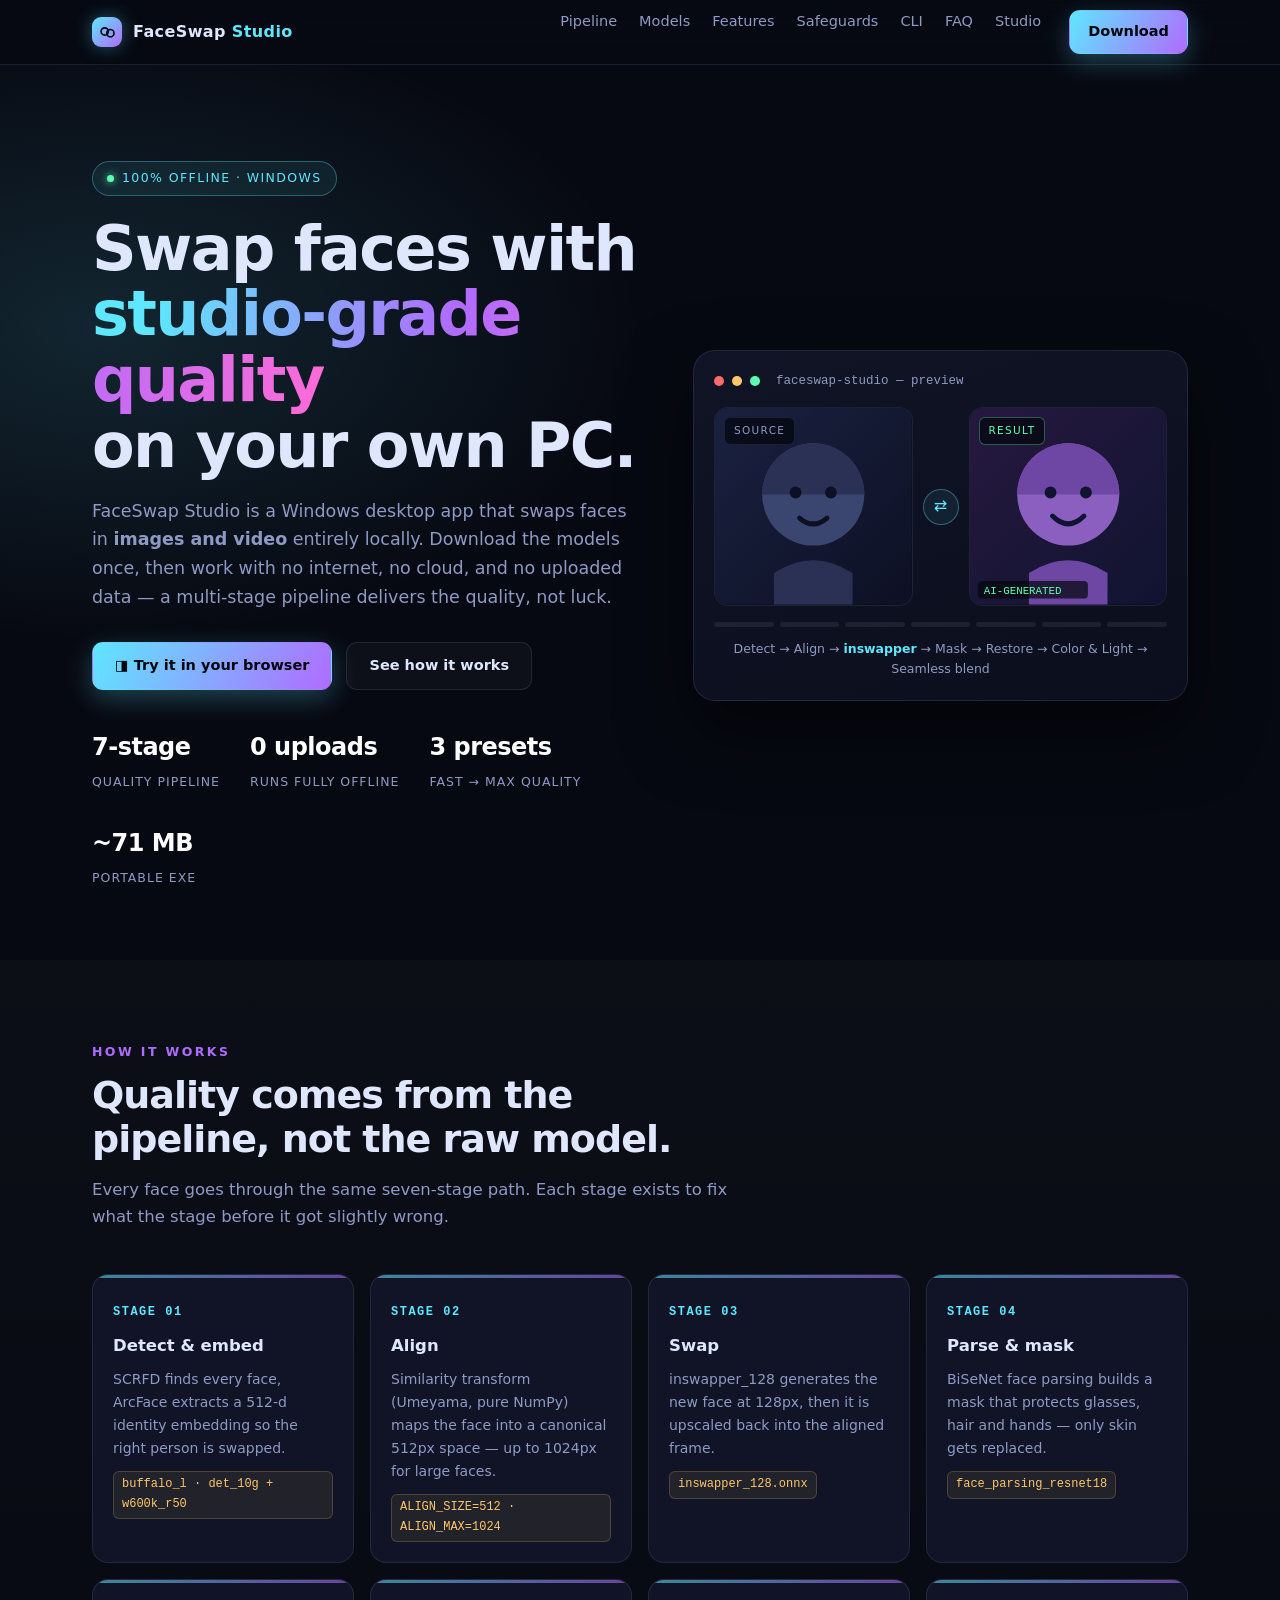
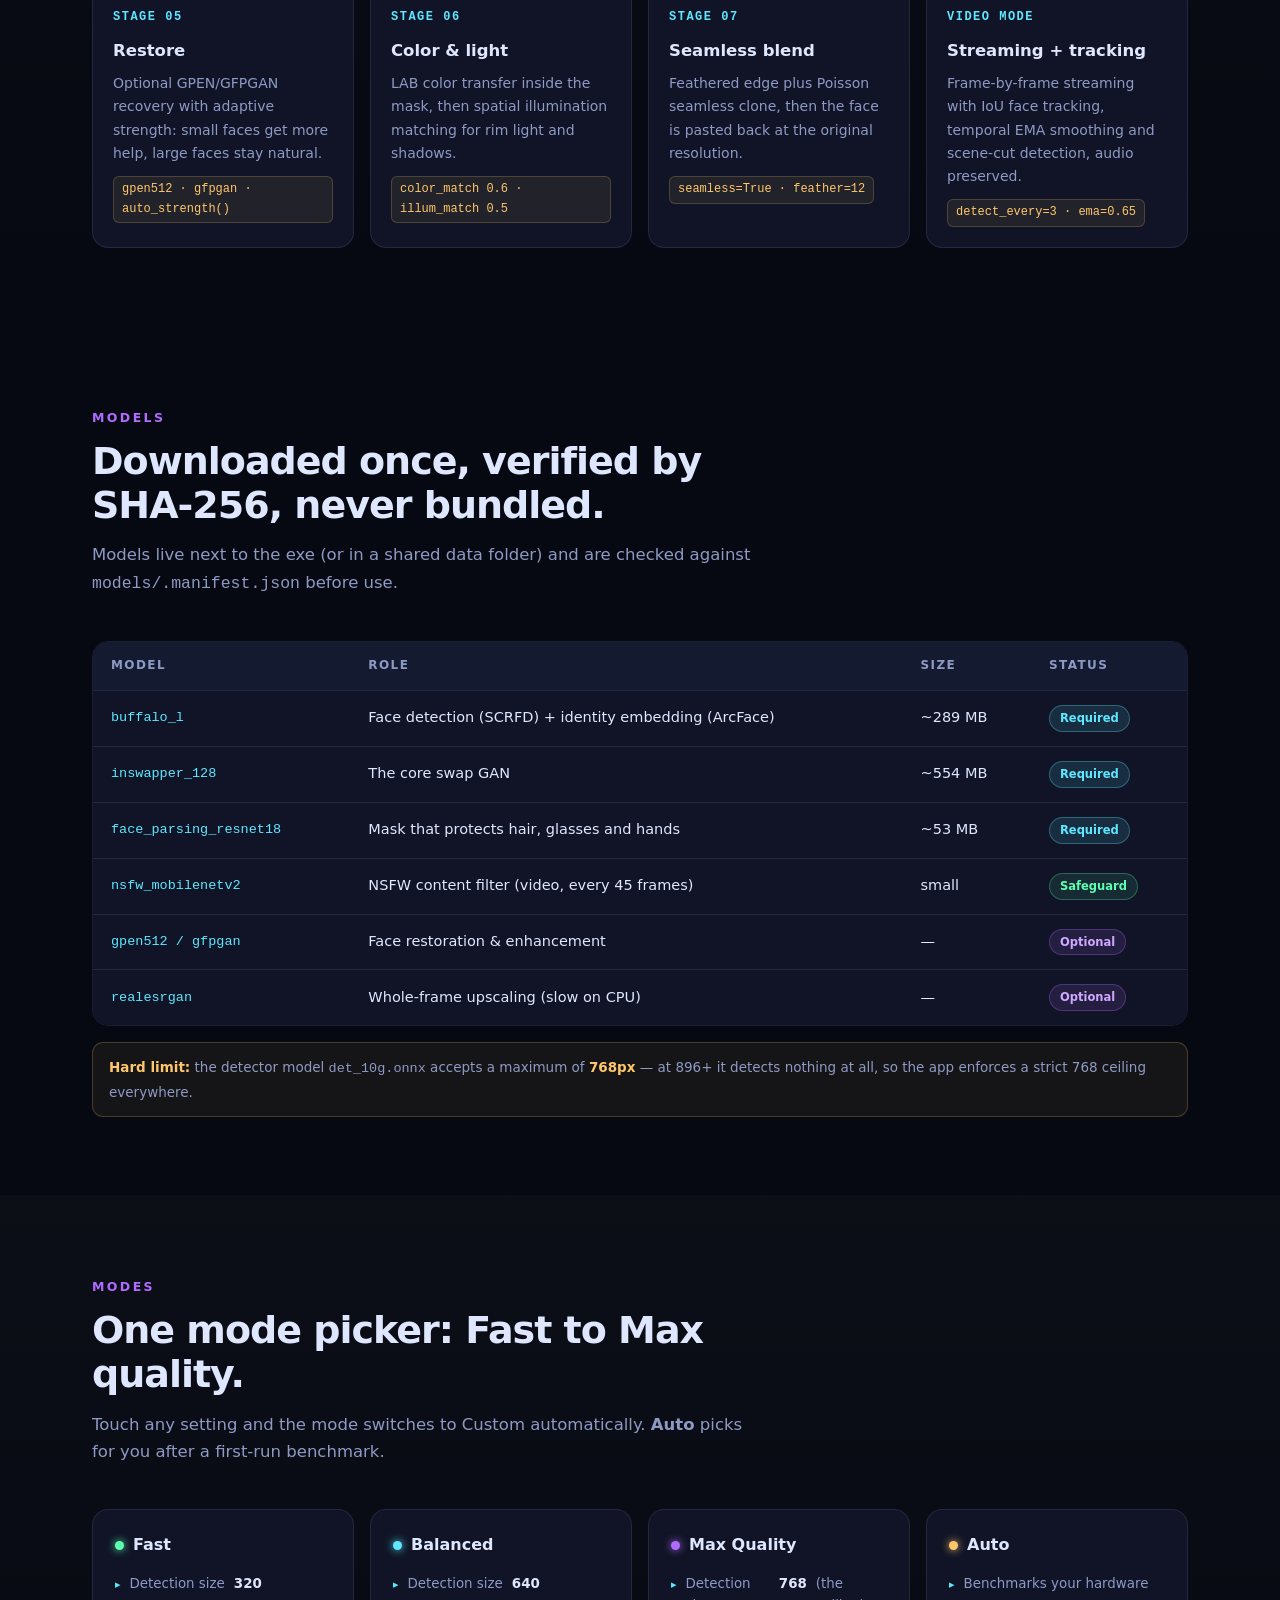
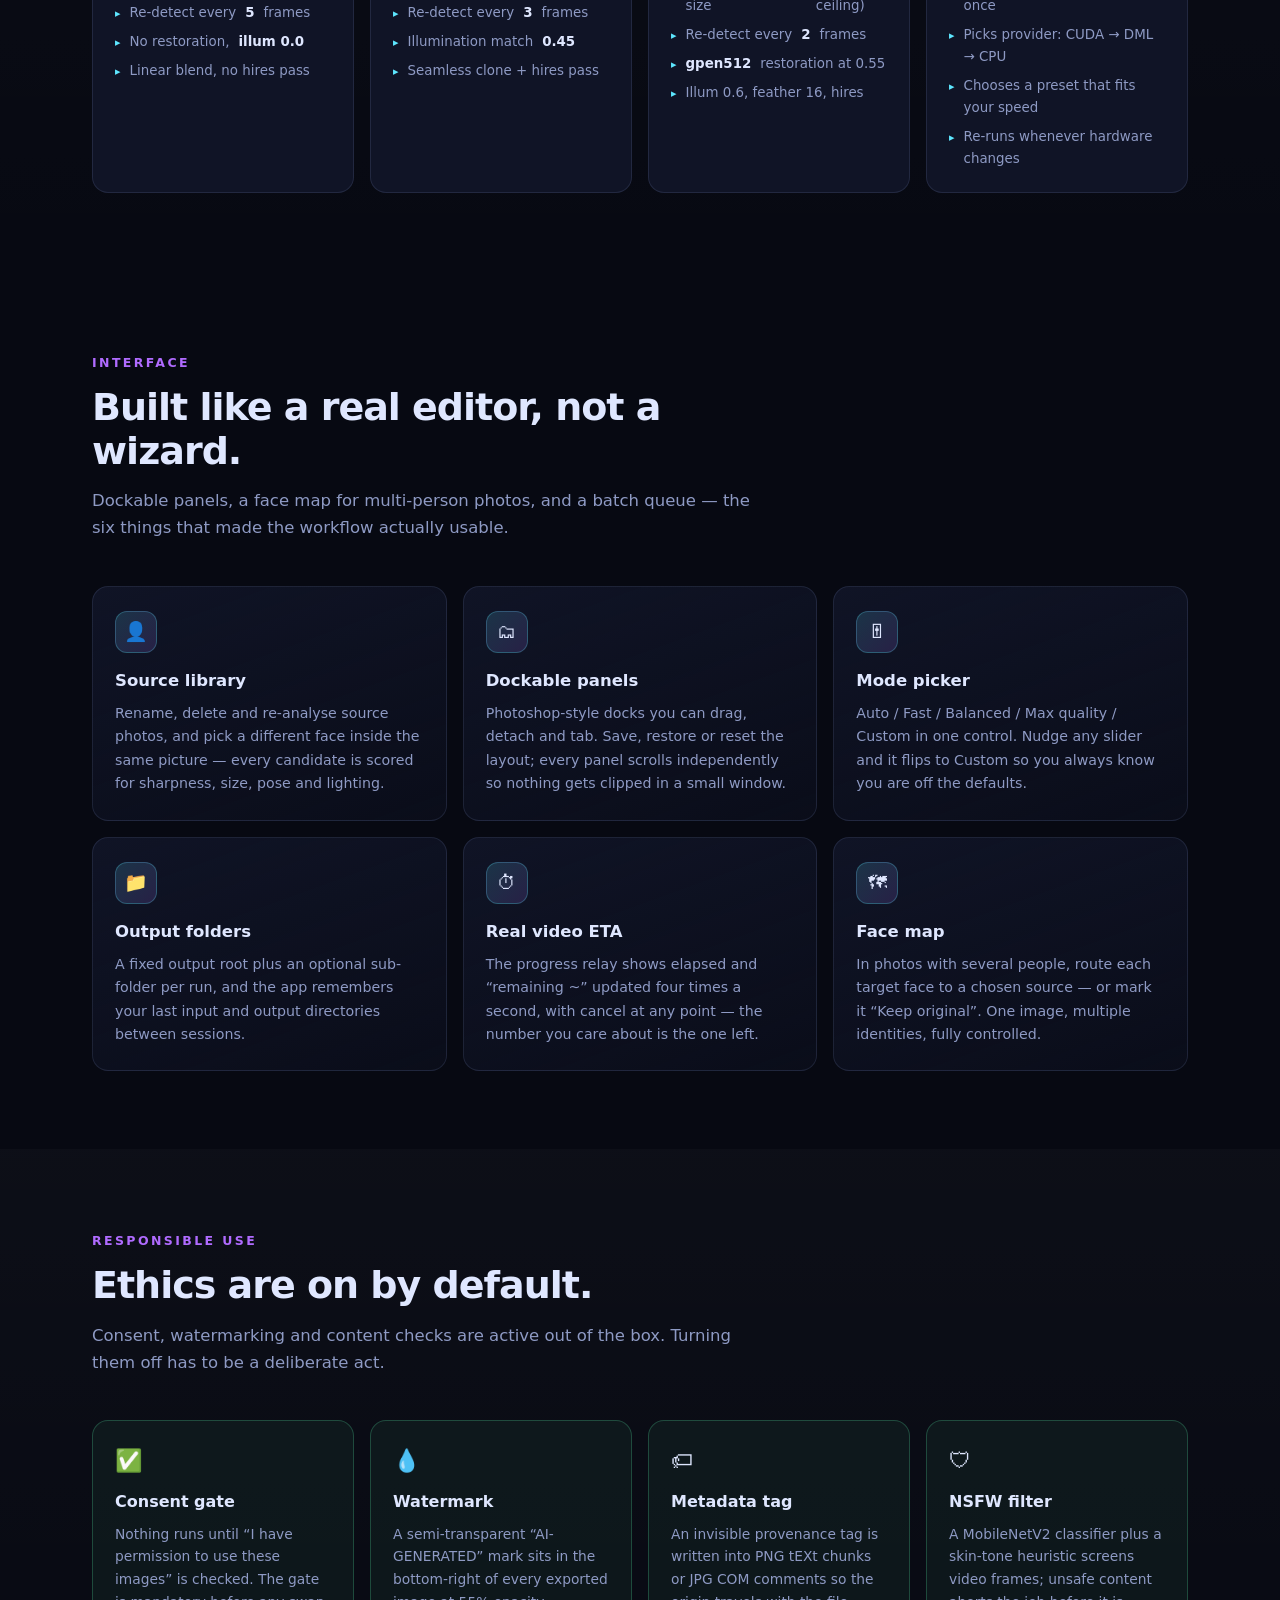
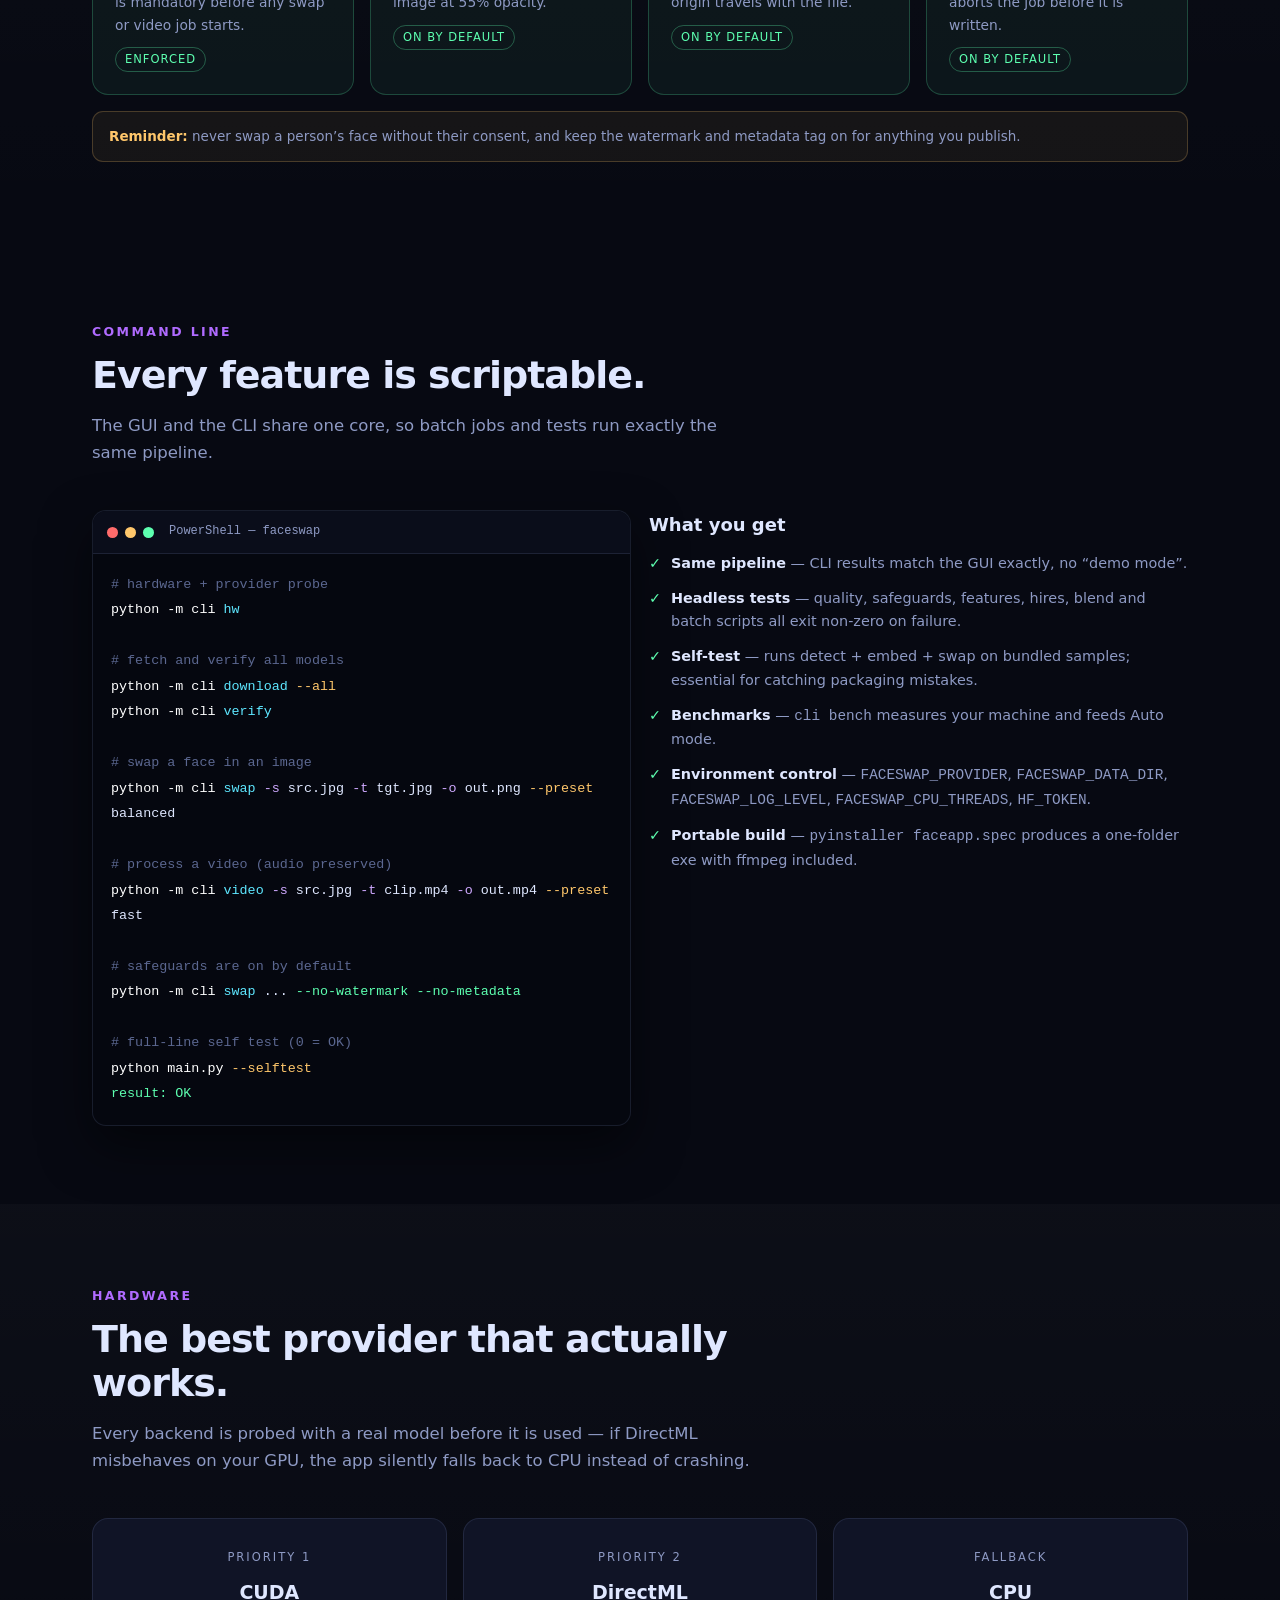
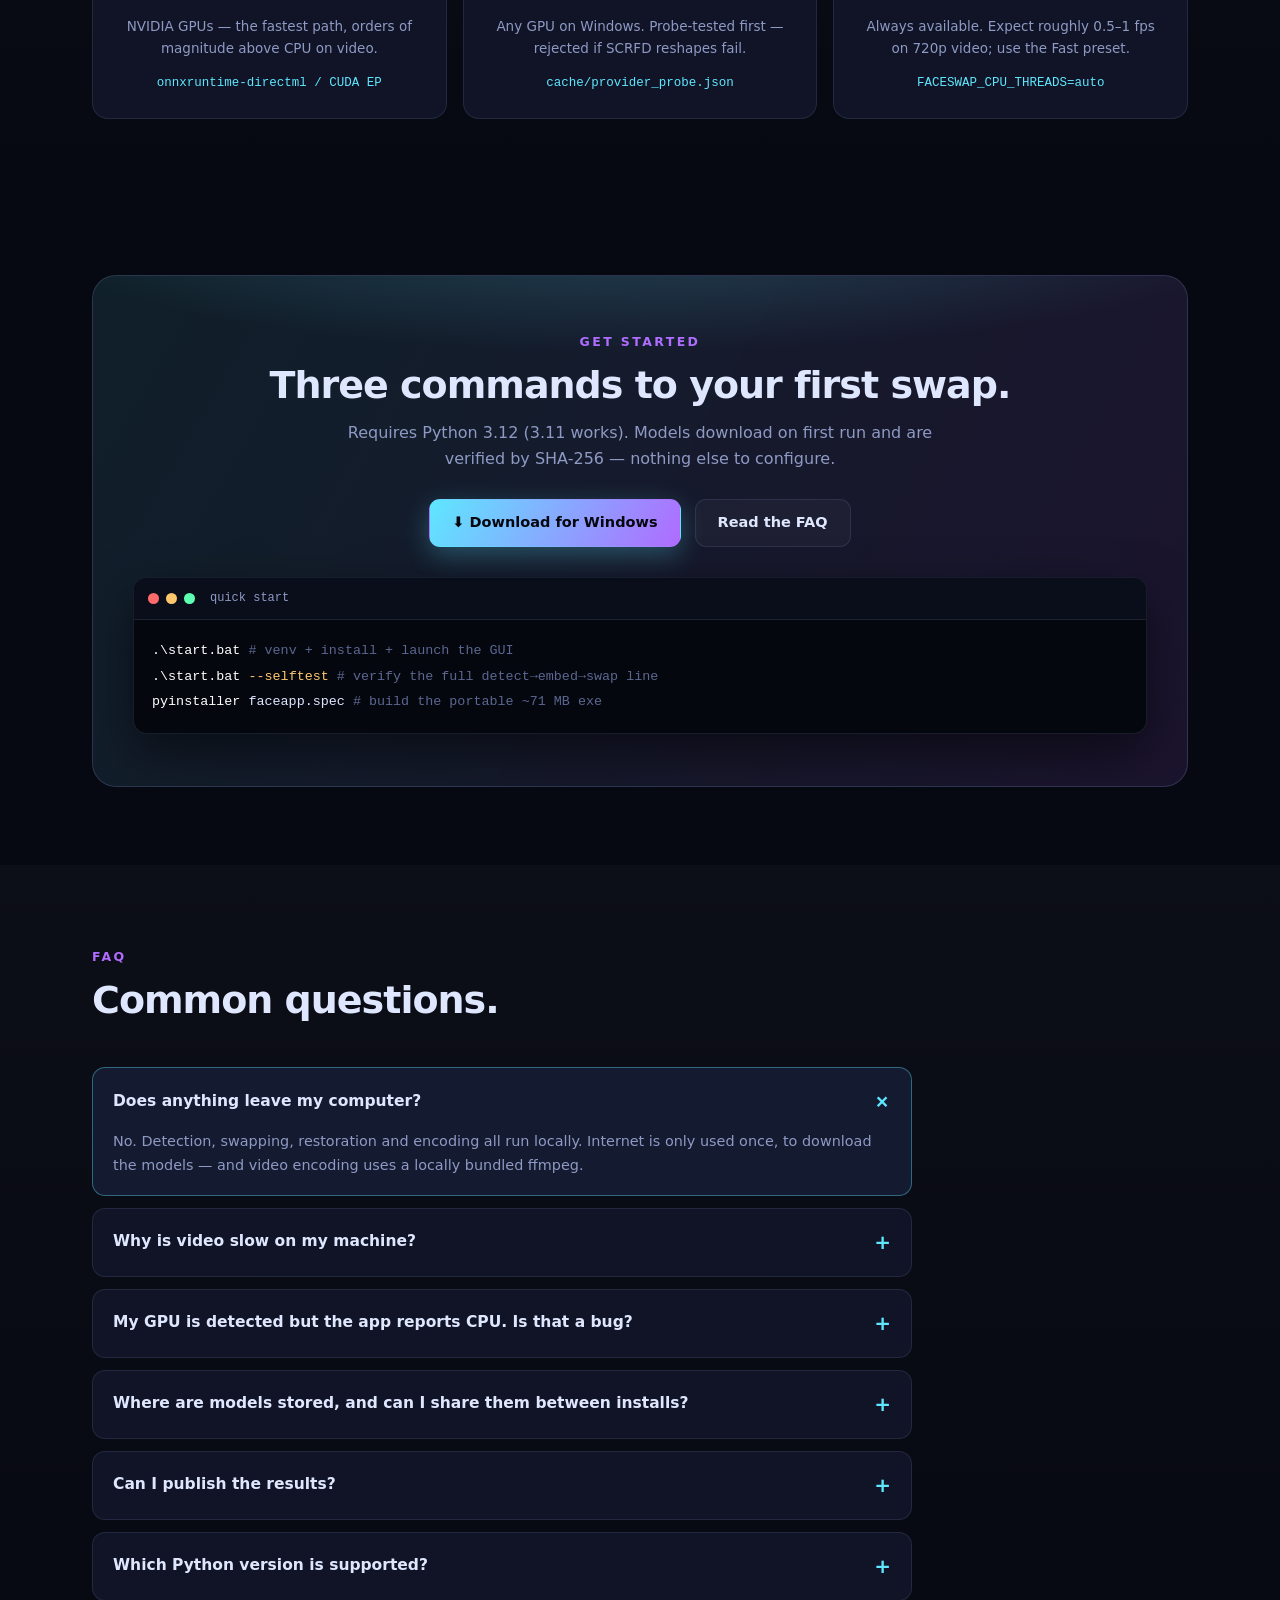
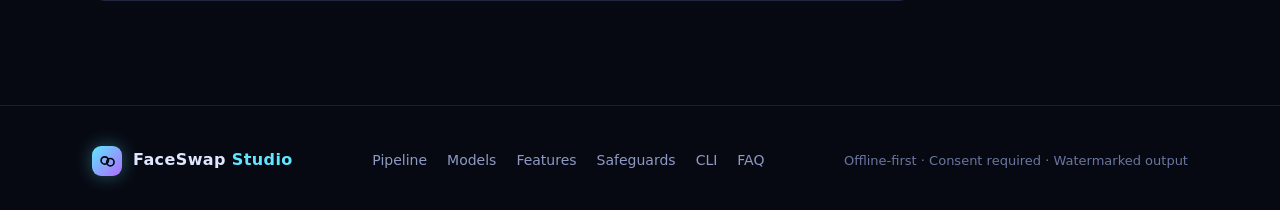
<file: index.html>
<!DOCTYPE html>
<html lang="en">
<head>
<meta charset="UTF-8">
<meta name="viewport" content="width=device-width, initial-scale=1.0">
<meta name="theme-color" content="#070912">
<meta name="description" content="FaceSwap Studio - a fully offline, privacy-first face swapping desktop app for Windows. Multi-stage quality pipeline, consent gate, watermark and metadata tagging built in.">
<link rel="icon" href="data:image/svg+xml,%3Csvg xmlns='http://www.w3.org/2000/svg' viewBox='0 0 64 64'%3E%3Crect width='64' height='64' rx='14' fill='%23070912'/%3E%3Ccircle cx='24' cy='30' r='12' fill='none' stroke='%235ee7ff' stroke-width='4'/%3E%3Ccircle cx='42' cy='34' r='12' fill='none' stroke='%23b06bff' stroke-width='4'/%3E%3C/svg%3E">
<title>FaceSwap Studio — Offline Face Swapping for Windows</title>
<link rel="stylesheet" href="css/style.css">
</head>
<body>

<header>
  <div class="wrap">
    <nav>
      <a class="brand" href="#top">
        <span class="logo">
          <svg viewBox="0 0 64 64" fill="none"><circle cx="24" cy="30" r="13" stroke="#05070f" stroke-width="6"/><circle cx="44" cy="36" r="13" stroke="#05070f" stroke-width="6"/></svg>
        </span>
        <span>FaceSwap <i>Studio</i></span>
      </a>
      <button class="burger" id="burger" aria-label="Menu" aria-expanded="false">☰</button>
      <div class="nav-links" id="navlinks">
        <a href="#pipeline">Pipeline</a>
        <a href="#models">Models</a>
        <a href="#features">Features</a>
        <a href="#safeguards">Safeguards</a>
        <a href="#cli">CLI</a>
        <a href="#faq">FAQ</a>
        <a href="studio.html">Studio</a>
        <a class="btn btn-primary nav-cta" href="#download">Download</a>
      </div>
    </nav>
  </div>
</header>

<!-- ============ HERO ============ -->
<section class="hero" id="top">
  <div class="wrap hero-grid">
    <div>
      <span class="pill"><span class="dot"></span> 100% Offline · Windows</span>
      <h1>Swap faces with<br><span class="grad">studio-grade quality</span><br>on your own PC.</h1>
      <p class="lede">
        FaceSwap Studio is a Windows desktop app that swaps faces in <b>images and video</b>
        entirely locally. Download the models once, then work with no internet, no cloud,
        and no uploaded data — a multi-stage pipeline delivers the quality, not luck.
      </p>
      <div class="hero-cta">
        <a class="btn btn-primary" href="studio.html">◨ Try it in your browser</a>
        <a class="btn btn-ghost" href="#pipeline">See how it works</a>
      </div>
      <div class="hero-stats">
        <div><b>7-stage</b><span>Quality pipeline</span></div>
        <div><b>0 uploads</b><span>Runs fully offline</span></div>
        <div><b>3 presets</b><span>Fast → Max quality</span></div>
        <div><b>~71 MB</b><span>Portable exe</span></div>
      </div>
    </div>

    <div class="demo">
      <div class="demo-head">
        <i style="background:#ff6b6b"></i><i style="background:#ffc76b"></i><i style="background:#5dffb0"></i>
        <span class="mono" style="margin-left:8px">faceswap-studio — preview</span>
      </div>
      <div class="faces">
        <div class="face-card">
          <span class="face-tag">Source</span>
          <svg viewBox="0 0 200 200" role="img" aria-label="Source face illustration">
            <defs>
              <linearGradient id="gA" x1="0" y1="0" x2="1" y2="1">
                <stop offset="0" stop-color="#1a2140"/><stop offset="1" stop-color="#0d1024"/>
              </linearGradient>
            </defs>
            <rect width="200" height="200" fill="url(#gA)"/>
            <circle cx="100" cy="88" r="52" fill="#3b4670"/>
            <path d="M48 88a52 52 0 0 1 104 0z" fill="#2a3155"/>
            <circle cx="82" cy="86" r="6" fill="#0d1024"/><circle cx="118" cy="86" r="6" fill="#0d1024"/>
            <path d="M86 112q14 12 28 0" stroke="#0d1024" stroke-width="5" fill="none" stroke-linecap="round"/>
            <path d="M60 168q40-26 80 0v32H60z" fill="#2a3155"/>
          </svg>
        </div>
        <div class="arrow"><span class="spin">⇄</span></div>
        <div class="face-card out">
          <span class="face-tag">Result</span>
          <svg viewBox="0 0 200 200" role="img" aria-label="Swapped result illustration">
            <defs>
              <linearGradient id="gB" x1="0" y1="0" x2="1" y2="1">
                <stop offset="0" stop-color="#26183f"/><stop offset="1" stop-color="#101430"/>
              </linearGradient>
            </defs>
            <rect width="200" height="200" fill="url(#gB)"/>
            <circle cx="100" cy="88" r="52" fill="#8a5fbf"/>
            <path d="M48 88a52 52 0 0 1 104 0z" fill="#6d47a3"/>
            <circle cx="82" cy="86" r="6" fill="#101430"/><circle cx="118" cy="86" r="6" fill="#101430"/>
            <path d="M84 110q16 16 32 0" stroke="#101430" stroke-width="5" fill="none" stroke-linecap="round"/>
            <path d="M60 168q40-26 80 0v32H60z" fill="#6d47a3"/>
            <rect x="8" y="176" width="112" height="18" rx="4" fill="#05070f" opacity=".72"/>
            <text x="14" y="189" font-family="Consolas,monospace" font-size="11" fill="#5dffb0">AI-GENERATED</text>
          </svg>
        </div>
      </div>
      <div class="stage-bar"><i></i><i></i><i></i><i></i><i></i><i></i><i></i></div>
      <p class="demo-note">Detect → Align → <b>inswapper</b> → Mask → Restore → Color &amp; Light → Seamless blend</p>
    </div>
  </div>
</section>

<!-- ============ PIPELINE ============ -->
<section id="pipeline" class="alt">
  <div class="wrap">
    <div class="sec-head rv">
      <span class="kicker">How it works</span>
      <h2>Quality comes from the pipeline, not the raw model.</h2>
      <p>Every face goes through the same seven-stage path. Each stage exists to fix what the stage before it got slightly wrong.</p>
    </div>
    <div class="pipe">
      <div class="step rv">
        <span class="num">STAGE 01</span>
        <h3>Detect &amp; embed</h3>
        <p>SCRFD finds every face, ArcFace extracts a 512-d identity embedding so the right person is swapped.</p>
        <code>buffalo_l · det_10g + w600k_r50</code>
      </div>
      <div class="step rv">
        <span class="num">STAGE 02</span>
        <h3>Align</h3>
        <p>Similarity transform (Umeyama, pure NumPy) maps the face into a canonical 512px space — up to 1024px for large faces.</p>
        <code>ALIGN_SIZE=512 · ALIGN_MAX=1024</code>
      </div>
      <div class="step rv">
        <span class="num">STAGE 03</span>
        <h3>Swap</h3>
        <p>inswapper_128 generates the new face at 128px, then it is upscaled back into the aligned frame.</p>
        <code>inswapper_128.onnx</code>
      </div>
      <div class="step rv">
        <span class="num">STAGE 04</span>
        <h3>Parse &amp; mask</h3>
        <p>BiSeNet face parsing builds a mask that protects glasses, hair and hands — only skin gets replaced.</p>
        <code>face_parsing_resnet18</code>
      </div>
      <div class="step rv">
        <span class="num">STAGE 05</span>
        <h3>Restore</h3>
        <p>Optional GPEN/GFPGAN recovery with adaptive strength: small faces get more help, large faces stay natural.</p>
        <code>gpen512 · gfpgan · auto_strength()</code>
      </div>
      <div class="step rv">
        <span class="num">STAGE 06</span>
        <h3>Color &amp; light</h3>
        <p>LAB color transfer inside the mask, then spatial illumination matching for rim light and shadows.</p>
        <code>color_match 0.6 · illum_match 0.5</code>
      </div>
      <div class="step rv">
        <span class="num">STAGE 07</span>
        <h3>Seamless blend</h3>
        <p>Feathered edge plus Poisson seamless clone, then the face is pasted back at the original resolution.</p>
        <code>seamless=True · feather=12</code>
      </div>
      <div class="step rv">
        <span class="num">VIDEO MODE</span>
        <h3>Streaming + tracking</h3>
        <p>Frame-by-frame streaming with IoU face tracking, temporal EMA smoothing and scene-cut detection, audio preserved.</p>
        <code>detect_every=3 · ema=0.65</code>
      </div>
    </div>
  </div>
</section>

<!-- ============ MODELS ============ -->
<section id="models">
  <div class="wrap">
    <div class="sec-head rv">
      <span class="kicker">Models</span>
      <h2>Downloaded once, verified by SHA-256, never bundled.</h2>
      <p>Models live next to the exe (or in a shared data folder) and are checked against <span class="mono">models/.manifest.json</span> before use.</p>
    </div>
    <div class="table-wrap rv">
      <table class="table">
        <thead>
          <tr><th>Model</th><th>Role</th><th>Size</th><th>Status</th></tr>
        </thead>
        <tbody>
          <tr><td>buffalo_l</td><td>Face detection (SCRFD) + identity embedding (ArcFace)</td><td>~289 MB</td><td><span class="badge b-core">Required</span></td></tr>
          <tr><td>inswapper_128</td><td>The core swap GAN</td><td>~554 MB</td><td><span class="badge b-core">Required</span></td></tr>
          <tr><td>face_parsing_resnet18</td><td>Mask that protects hair, glasses and hands</td><td>~53 MB</td><td><span class="badge b-core">Required</span></td></tr>
          <tr><td>nsfw_mobilenetv2</td><td>NSFW content filter (video, every 45 frames)</td><td>small</td><td><span class="badge b-safe">Safeguard</span></td></tr>
          <tr><td>gpen512 / gfpgan</td><td>Face restoration &amp; enhancement</td><td>—</td><td><span class="badge b-opt">Optional</span></td></tr>
          <tr><td>realesrgan</td><td>Whole-frame upscaling (slow on CPU)</td><td>—</td><td><span class="badge b-opt">Optional</span></td></tr>
        </tbody>
      </table>
    </div>
    <p class="note rv"><b>Hard limit:</b> the detector model <span class="mono">det_10g.onnx</span> accepts a maximum of <b>768px</b> — at 896+ it detects nothing at all, so the app enforces a strict 768 ceiling everywhere.</p>
  </div>
</section>

<!-- ============ PRESETS ============ -->
<section class="alt" id="presets">
  <div class="wrap">
    <div class="sec-head rv">
      <span class="kicker">Modes</span>
      <h2>One mode picker: Fast to Max quality.</h2>
      <p>Touch any setting and the mode switches to Custom automatically. <b>Auto</b> picks for you after a first-run benchmark.</p>
    </div>
    <div class="presets">
      <div class="preset p-fast rv">
        <h3><em></em>Fast</h3>
        <ul>
          <li>Detection size <b>320</b></li>
          <li>Re-detect every <b>5</b> frames</li>
          <li>No restoration, <b>illum 0.0</b></li>
          <li>Linear blend, no hires pass</li>
        </ul>
      </div>
      <div class="preset p-bal rv">
        <h3><em></em>Balanced</h3>
        <ul>
          <li>Detection size <b>640</b></li>
          <li>Re-detect every <b>3</b> frames</li>
          <li>Illumination match <b>0.45</b></li>
          <li>Seamless clone + hires pass</li>
        </ul>
      </div>
      <div class="preset p-max rv">
        <h3><em></em>Max quality</h3>
        <ul>
          <li>Detection size <b>768</b> (the ceiling)</li>
          <li>Re-detect every <b>2</b> frames</li>
          <li><b>gpen512</b> restoration at 0.55</li>
          <li>Illum 0.6, feather 16, hires</li>
        </ul>
      </div>
      <div class="preset p-auto rv">
        <h3><em></em>Auto</h3>
        <ul>
          <li>Benchmarks your hardware once</li>
          <li>Picks provider: CUDA → DML → CPU</li>
          <li>Chooses a preset that fits your speed</li>
          <li>Re-runs whenever hardware changes</li>
        </ul>
      </div>
    </div>
  </div>
</section>

<!-- ============ FEATURES ============ -->
<section id="features">
  <div class="wrap">
    <div class="sec-head rv">
      <span class="kicker">Interface</span>
      <h2>Built like a real editor, not a wizard.</h2>
      <p>Dockable panels, a face map for multi-person photos, and a batch queue — the six things that made the workflow actually usable.</p>
    </div>
    <div class="feat">
      <div class="f-card rv">
        <div class="f-ico">👤</div>
        <h3>Source library</h3>
        <p>Rename, delete and re-analyse source photos, and pick a different face inside the same picture — every candidate is scored for sharpness, size, pose and lighting.</p>
      </div>
      <div class="f-card rv">
        <div class="f-ico">🗂</div>
        <h3>Dockable panels</h3>
        <p>Photoshop-style docks you can drag, detach and tab. Save, restore or reset the layout; every panel scrolls independently so nothing gets clipped in a small window.</p>
      </div>
      <div class="f-card rv">
        <div class="f-ico">🎚</div>
        <h3>Mode picker</h3>
        <p>Auto / Fast / Balanced / Max quality / Custom in one control. Nudge any slider and it flips to Custom so you always know you are off the defaults.</p>
      </div>
      <div class="f-card rv">
        <div class="f-ico">📁</div>
        <h3>Output folders</h3>
        <p>A fixed output root plus an optional sub-folder per run, and the app remembers your last input and output directories between sessions.</p>
      </div>
      <div class="f-card rv">
        <div class="f-ico">⏱</div>
        <h3>Real video ETA</h3>
        <p>The progress relay shows elapsed and “remaining ~” updated four times a second, with cancel at any point — the number you care about is the one left.</p>
      </div>
      <div class="f-card rv">
        <div class="f-ico">🗺</div>
        <h3>Face map</h3>
        <p>In photos with several people, route each target face to a chosen source — or mark it “Keep original”. One image, multiple identities, fully controlled.</p>
      </div>
    </div>
  </div>
</section>

<!-- ============ SAFEGUARDS ============ -->
<section id="safeguards" class="alt">
  <div class="wrap">
    <div class="sec-head rv">
      <span class="kicker">Responsible use</span>
      <h2>Ethics are on by default.</h2>
      <p>Consent, watermarking and content checks are active out of the box. Turning them off has to be a deliberate act.</p>
    </div>
    <div class="safe-grid">
      <div class="safe rv">
        <div class="s-ico">✅</div>
        <h3>Consent gate</h3>
        <p>Nothing runs until “I have permission to use these images” is checked. The gate is mandatory before any swap or video job starts.</p>
        <span class="s-def">Enforced</span>
      </div>
      <div class="safe rv">
        <div class="s-ico">💧</div>
        <h3>Watermark</h3>
        <p>A semi-transparent “AI-GENERATED” mark sits in the bottom-right of every exported image at 55% opacity.</p>
        <span class="s-def">On by default</span>
      </div>
      <div class="safe rv">
        <div class="s-ico">🏷</div>
        <h3>Metadata tag</h3>
        <p>An invisible provenance tag is written into PNG tEXt chunks or JPG COM comments so the origin travels with the file.</p>
        <span class="s-def">On by default</span>
      </div>
      <div class="safe rv">
        <div class="s-ico">🛡</div>
        <h3>NSFW filter</h3>
        <p>A MobileNetV2 classifier plus a skin-tone heuristic screens video frames; unsafe content aborts the job before it is written.</p>
        <span class="s-def">On by default</span>
      </div>
    </div>
    <p class="note rv"><b>Reminder:</b> never swap a person’s face without their consent, and keep the watermark and metadata tag on for anything you publish.</p>
  </div>
</section>

<!-- ============ CLI ============ -->
<section id="cli">
  <div class="wrap">
    <div class="sec-head rv">
      <span class="kicker">Command line</span>
      <h2>Every feature is scriptable.</h2>
      <p>The GUI and the CLI share one core, so batch jobs and tests run exactly the same pipeline.</p>
    </div>
    <div class="cli">
      <div class="terminal rv">
        <div class="term-bar">
          <i style="background:#ff6b6b"></i><i style="background:#ffc76b"></i><i style="background:#5dffb0"></i>
          <span>PowerShell — faceswap</span>
        </div>
        <div class="term-body">
<span class="c"># hardware + provider probe</span><br>
<span class="cmd">python -m cli</span> <span class="b">hw</span><br><br>
<span class="c"># fetch and verify all models</span><br>
<span class="cmd">python -m cli</span> <span class="b">download</span> <span class="y">--all</span><br>
<span class="cmd">python -m cli</span> <span class="b">verify</span><br><br>
<span class="c"># swap a face in an image</span><br>
<span class="cmd">python -m cli</span> <span class="b">swap</span> <span class="p">-s</span> src.jpg <span class="p">-t</span> tgt.jpg <span class="p">-o</span> out.png <span class="y">--preset</span> balanced<br><br>
<span class="c"># process a video (audio preserved)</span><br>
<span class="cmd">python -m cli</span> <span class="b">video</span> <span class="p">-s</span> src.jpg <span class="p">-t</span> clip.mp4 <span class="p">-o</span> out.mp4 <span class="y">--preset</span> fast<br><br>
<span class="c"># safeguards are on by default</span><br>
<span class="cmd">python -m cli</span> <span class="b">swap</span> ... <span class="g">--no-watermark --no-metadata</span><br><br>
<span class="c"># full-line self test (0 = OK)</span><br>
<span class="cmd">python main.py</span> <span class="y">--selftest</span><br>
<span class="g">result: OK</span>
        </div>
      </div>
      <div class="cli-side rv">
        <h3>What you get</h3>
        <ul>
          <li><b>Same pipeline</b> — CLI results match the GUI exactly, no “demo mode”.</li>
          <li><b>Headless tests</b> — quality, safeguards, features, hires, blend and batch scripts all exit non-zero on failure.</li>
          <li><b>Self-test</b> — runs detect + embed + swap on bundled samples; essential for catching packaging mistakes.</li>
          <li><b>Benchmarks</b> — <span class="mono">cli bench</span> measures your machine and feeds Auto mode.</li>
          <li><b>Environment control</b> — <span class="mono">FACESWAP_PROVIDER</span>, <span class="mono">FACESWAP_DATA_DIR</span>, <span class="mono">FACESWAP_LOG_LEVEL</span>, <span class="mono">FACESWAP_CPU_THREADS</span>, <span class="mono">HF_TOKEN</span>.</li>
          <li><b>Portable build</b> — <span class="mono">pyinstaller faceapp.spec</span> produces a one-folder exe with ffmpeg included.</li>
        </ul>
      </div>
    </div>
  </div>
</section>

<!-- ============ HARDWARE ============ -->
<section class="alt" id="hardware">
  <div class="wrap">
    <div class="sec-head rv">
      <span class="kicker">Hardware</span>
      <h2>The best provider that actually works.</h2>
      <p>Every backend is probed with a real model before it is used — if DirectML misbehaves on your GPU, the app silently falls back to CPU instead of crashing.</p>
    </div>
    <div class="hw">
      <div class="hw-card rv">
        <span class="rank">Priority 1</span>
        <h3>CUDA</h3>
        <p>NVIDIA GPUs — the fastest path, orders of magnitude above CPU on video.</p>
        <div class="order">onnxruntime-directml / CUDA EP</div>
      </div>
      <div class="hw-card rv">
        <span class="rank">Priority 2</span>
        <h3>DirectML</h3>
        <p>Any GPU on Windows. Probe-tested first — rejected if SCRFD reshapes fail.</p>
        <div class="order">cache/provider_probe.json</div>
      </div>
      <div class="hw-card rv">
        <span class="rank">Fallback</span>
        <h3>CPU</h3>
        <p>Always available. Expect roughly 0.5–1 fps on 720p video; use the Fast preset.</p>
        <div class="order">FACESWAP_CPU_THREADS=auto</div>
      </div>
    </div>
  </div>
</section>

<!-- ============ CTA / DOWNLOAD ============ -->
<section id="download">
  <div class="wrap">
    <div class="band rv">
      <span class="kicker">Get started</span>
      <h2>Three commands to your first swap.</h2>
      <p>Requires Python 3.12 (3.11 works). Models download on first run and are verified by SHA-256 — nothing else to configure.</p>
      <div class="btns">
        <a class="btn btn-primary" href="#cli">⬇ Download for Windows</a>
        <a class="btn btn-ghost" href="#faq">Read the FAQ</a>
      </div>
      <div class="terminal" style="margin-top:30px;text-align:left">
        <div class="term-bar">
          <i style="background:#ff6b6b"></i><i style="background:#ffc76b"></i><i style="background:#5dffb0"></i>
          <span>quick start</span>
        </div>
        <div class="term-body">
<span class="cmd">.\start.bat</span>                  <span class="c"># venv + install + launch the GUI</span><br>
<span class="cmd">.\start.bat</span> <span class="y">--selftest</span>      <span class="c"># verify the full detect→embed→swap line</span><br>
<span class="cmd">pyinstaller</span> faceapp.spec    <span class="c"># build the portable ~71 MB exe</span>
        </div>
      </div>
    </div>
  </div>
</section>

<!-- ============ FAQ ============ -->
<section id="faq" class="alt">
  <div class="wrap">
    <div class="sec-head rv">
      <span class="kicker">FAQ</span>
      <h2>Common questions.</h2>
    </div>
    <div class="faq">
      <details class="rv" open>
        <summary>Does anything leave my computer?</summary>
        <p>No. Detection, swapping, restoration and encoding all run locally. Internet is only used once, to download the models — and video encoding uses a locally bundled ffmpeg.</p>
      </details>
      <details class="rv">
        <summary>Why is video slow on my machine?</summary>
        <p>On CPU, expect roughly 0.5–1 frame per second at 720p. Switch to the Fast preset (detection 320, no restoration) and use face tracking so detection runs every 5 frames instead of every frame. On a CUDA GPU, video is dramatically faster.</p>
      </details>
      <details class="rv">
        <summary>My GPU is detected but the app reports CPU. Is that a bug?</summary>
        <p>It is deliberate. Each provider is tested with a real model first — on some older GPUs DirectML fails a SCRFD reshape check, so the app falls back silently. Details are in <span class="mono">logs/app.log</span>; run with <span class="mono">FACESWAP_LOG_LEVEL=DEBUG</span> for more.</p>
      </details>
      <details class="rv">
        <summary>Where are models stored, and can I share them between installs?</summary>
        <p>Next to the exe by default (<span class="mono">dist\FaceSwapStudio\models</span>). Set <span class="mono">FACESWAP_DATA_DIR</span> in a <span class="mono">.env</span> file to point several copies at one shared model cache. Every file is verified against <span class="mono">models/.manifest.json</span>.</p>
      </details>
      <details class="rv">
        <summary>Can I publish the results?</summary>
        <p>Only with the consent of every person shown, and keep the watermark and metadata tag on — they are enabled by default precisely so viewers can tell AI-modified content apart.</p>
      </details>
      <details class="rv">
        <summary>Which Python version is supported?</summary>
        <p>Python 3.12.8 is the tested release (3.11 works). Python 3.13 is not supported because of insightface and numpy &lt; 2 constraints.</p>
      </details>
    </div>
  </div>
</section>

<footer>
  <div class="wrap foot">
    <a class="brand" href="#top">
      <span class="logo">
        <svg viewBox="0 0 64 64" fill="none"><circle cx="24" cy="30" r="13" stroke="#05070f" stroke-width="6"/><circle cx="44" cy="36" r="13" stroke="#05070f" stroke-width="6"/></svg>
      </span>
      <span>FaceSwap <i>Studio</i></span>
    </a>
    <div class="foot-links">
      <a href="#pipeline">Pipeline</a>
      <a href="#models">Models</a>
      <a href="#features">Features</a>
      <a href="#safeguards">Safeguards</a>
      <a href="#cli">CLI</a>
      <a href="#faq">FAQ</a>
    </div>
    <small>Offline-first · Consent required · Watermarked output</small>
  </div>
</footer>

<script src="js/script.js"></script>
</body>
</html>
</file>
<file: css/style.css>
/* ============================================================
   FaceSwap Studio — styles
   ============================================================ */

:root{
  --bg:#070912;
  --bg2:#0b0e1c;
  --panel:#101426;
  --panel2:#141a30;
  --line:rgba(140,160,220,.14);
  --txt:#dfe7ff;
  --muted:#8e9ac4;
  --cyan:#5ee7ff;
  --violet:#b06bff;
  --pink:#ff6bd6;
  --green:#5dffb0;
  --amber:#ffc76b;
  --radius:16px;
  --max:1140px;
}

*{margin:0;padding:0;box-sizing:border-box}

html{scroll-behavior:smooth}

body{
  background:
    radial-gradient(1100px 600px at 80% -10%, rgba(176,107,255,.16), transparent 60%),
    radial-gradient(900px 520px at 8% 4%, rgba(94,231,255,.13), transparent 60%),
    var(--bg);
  color:var(--txt);
  font-family:"Segoe UI",system-ui,-apple-system,Roboto,Helvetica,Arial,sans-serif;
  line-height:1.65;
  overflow-x:hidden;
  -webkit-font-smoothing:antialiased;
}

::selection{background:rgba(94,231,255,.3)}

a{color:inherit;text-decoration:none}

.wrap{max-width:var(--max);margin:0 auto;padding:0 22px}
.mono{font-family:Consolas,"SF Mono",Menlo,"Courier New",monospace}

/* ---------- nav ---------- */
header{
  position:sticky;top:0;z-index:50;
  backdrop-filter:blur(14px);
  background:rgba(7,9,18,.78);
  border-bottom:1px solid var(--line);
}

nav{display:flex;align-items:center;gap:26px;height:64px}

.brand{display:flex;align-items:center;gap:11px;font-weight:700;letter-spacing:.4px;font-size:16px}

.brand .logo{
  width:30px;height:30px;border-radius:9px;flex:none;
  background:linear-gradient(135deg,var(--cyan),var(--violet));
  display:grid;place-items:center;
  box-shadow:0 0 18px rgba(94,231,255,.35);
}

.brand .logo svg{width:18px;height:18px}
.brand span i{font-style:normal;color:var(--cyan)}

.nav-links{display:flex;gap:22px;margin-left:auto;font-size:14.5px;color:var(--muted)}
.nav-links a{transition:color .2s}
.nav-links a:hover{color:var(--cyan)}

.btn{
  display:inline-flex;align-items:center;gap:9px;justify-content:center;
  padding:11px 22px;border-radius:11px;font-size:14.5px;font-weight:600;
  border:1px solid transparent;cursor:pointer;transition:.22s;white-space:nowrap;
}

.btn-primary{
  background:linear-gradient(120deg,var(--cyan),var(--violet));
  color:#05070f;box-shadow:0 8px 26px rgba(94,231,255,.28);
}

.btn-primary:hover{transform:translateY(-2px);box-shadow:0 12px 34px rgba(176,107,255,.4)}

.btn-ghost{border-color:var(--line);color:var(--txt);background:rgba(255,255,255,.03)}
.btn-ghost:hover{border-color:var(--cyan);color:var(--cyan)}

.nav-cta{margin-left:6px;padding:9px 18px}
.burger{display:none;background:none;border:0;color:var(--txt);font-size:22px;cursor:pointer;margin-left:auto}

/* ---------- hero ---------- */
.hero{position:relative;padding:96px 0 70px;overflow:hidden}
.hero-grid{display:grid;grid-template-columns:1.05fr .95fr;gap:54px;align-items:center}

.pill{
  display:inline-flex;align-items:center;gap:8px;
  padding:6px 14px;border-radius:999px;font-size:12.5px;letter-spacing:1.4px;
  text-transform:uppercase;color:var(--cyan);
  border:1px solid rgba(94,231,255,.32);background:rgba(94,231,255,.07);
}

.pill .dot{width:7px;height:7px;border-radius:50%;background:var(--green);box-shadow:0 0 9px var(--green);animation:pulse 1.8s infinite}

@keyframes pulse{50%{opacity:.35}}

h1{
  font-size:clamp(38px,5.6vw,62px);line-height:1.06;letter-spacing:-1.6px;
  margin:20px 0 18px;font-weight:800;
}

h1 .grad{
  background:linear-gradient(100deg,var(--cyan) 10%,var(--violet) 55%,var(--pink));
  -webkit-background-clip:text;background-clip:text;color:transparent;
}

.lede{font-size:17.5px;color:var(--muted);max-width:540px}

.hero-cta{display:flex;gap:14px;margin-top:30px;flex-wrap:wrap}
.hero-stats{display:flex;gap:30px;margin-top:38px;flex-wrap:wrap}
.hero-stats div b{display:block;font-size:24px;color:#fff;letter-spacing:-.5px}
.hero-stats div span{font-size:12.5px;color:var(--muted);text-transform:uppercase;letter-spacing:1px}

/* hero demo card */
.demo{
  position:relative;border-radius:22px;padding:20px;
  background:linear-gradient(160deg,var(--panel),var(--bg2));
  border:1px solid var(--line);
  box-shadow:0 30px 70px rgba(0,0,0,.55);
}

.demo-head{display:flex;align-items:center;gap:8px;margin-bottom:16px;font-size:12.5px;color:var(--muted)}
.demo-head i{width:10px;height:10px;border-radius:50%;display:block}

.faces{display:grid;grid-template-columns:1fr 44px 1fr;align-items:center;gap:6px}

.face-card{border-radius:14px;overflow:hidden;position:relative;background:#0a0d1a;border:1px solid var(--line)}
.face-card svg{display:block;width:100%;height:auto}

.face-tag{
  position:absolute;left:9px;top:9px;font-size:10.5px;letter-spacing:1.3px;
  text-transform:uppercase;padding:4px 9px;border-radius:6px;
  background:rgba(5,7,15,.75);border:1px solid var(--line);color:var(--muted);
}

.face-card.out .face-tag{color:var(--green);border-color:rgba(93,255,176,.35)}

.arrow{display:grid;place-items:center;color:var(--cyan);font-size:22px}

.arrow .spin{
  width:36px;height:36px;border-radius:50%;display:grid;place-items:center;
  border:1px solid rgba(94,231,255,.35);background:rgba(94,231,255,.08);
  animation:rot 3.2s linear infinite;font-size:16px;
}

@keyframes rot{to{transform:rotate(360deg)}}

.stage-bar{display:flex;gap:6px;margin-top:16px}
.stage-bar i{
  flex:1;height:5px;border-radius:4px;background:rgba(255,255,255,.07);
  animation:flow 3.4s ease-in-out infinite;
}
.stage-bar i:nth-child(2){animation-delay:.25s}
.stage-bar i:nth-child(3){animation-delay:.5s}
.stage-bar i:nth-child(4){animation-delay:.75s}
.stage-bar i:nth-child(5){animation-delay:1s}
.stage-bar i:nth-child(6){animation-delay:1.25s}
.stage-bar i:nth-child(7){animation-delay:1.5s}

@keyframes flow{
  0%,100%{background:rgba(255,255,255,.07)}
  40%{background:linear-gradient(90deg,var(--cyan),var(--violet))}
}

.demo-note{margin-top:12px;font-size:12.5px;color:var(--muted);text-align:center}
.demo-note b{color:var(--cyan)}

/* ---------- sections ---------- */
section{padding:78px 0;position:relative}

.sec-head{max-width:660px;margin-bottom:44px}

.kicker{font-size:12.5px;letter-spacing:2.4px;text-transform:uppercase;color:var(--violet);font-weight:700}

h2{font-size:clamp(27px,3.6vw,38px);letter-spacing:-1px;margin:10px 0 14px;line-height:1.15}
.sec-head p{color:var(--muted);font-size:16.5px}

.alt{background:linear-gradient(180deg,rgba(255,255,255,.022),transparent)}

/* pipeline */
.pipe{display:grid;grid-template-columns:repeat(auto-fit,minmax(240px,1fr));gap:16px}

.step{
  position:relative;background:var(--panel);border:1px solid var(--line);
  border-radius:var(--radius);padding:22px 20px 20px;transition:.25s;overflow:hidden;
}

.step:hover{transform:translateY(-5px);border-color:rgba(94,231,255,.4);box-shadow:0 18px 40px rgba(0,0,0,.4)}

.step::before{
  content:"";position:absolute;left:0;top:0;height:3px;width:100%;
  background:linear-gradient(90deg,var(--cyan),var(--violet));opacity:.55;
}

.step .num{font-size:12px;letter-spacing:1.5px;color:var(--cyan);font-family:Consolas,monospace;font-weight:700}
.step h3{font-size:16.5px;margin:9px 0 8px}
.step p{font-size:14px;color:var(--muted)}

.step code{
  display:inline-block;margin-top:11px;font-size:12px;color:var(--amber);
  background:rgba(255,199,107,.08);border:1px solid rgba(255,199,107,.2);
  padding:3px 8px;border-radius:6px;
}

/* models table */
.table-wrap{border-radius:var(--radius);overflow:hidden;border:1px solid var(--line)}
.table{width:100%;border-collapse:collapse;background:var(--panel)}
.table th,.table td{padding:14px 18px;text-align:left;font-size:14.5px;border-bottom:1px solid var(--line)}
.table th{background:var(--panel2);font-size:12px;letter-spacing:1.4px;text-transform:uppercase;color:var(--muted)}
.table tr:last-child td{border-bottom:0}
.table tbody tr:hover{background:rgba(94,231,255,.045)}
.table td:first-child{font-family:Consolas,monospace;color:var(--cyan);font-size:13.5px}

.badge{display:inline-block;padding:3px 10px;border-radius:999px;font-size:11.5px;font-weight:600}
.b-core{background:rgba(94,231,255,.12);color:var(--cyan);border:1px solid rgba(94,231,255,.3)}
.b-opt{background:rgba(176,107,255,.12);color:#cfa9ff;border:1px solid rgba(176,107,255,.3)}
.b-safe{background:rgba(93,255,176,.1);color:var(--green);border:1px solid rgba(93,255,176,.28)}

.note{
  margin-top:16px;font-size:13.5px;color:var(--muted);
  background:rgba(255,199,107,.06);border:1px solid rgba(255,199,107,.22);
  border-radius:11px;padding:13px 16px;
}
.note b{color:var(--amber)}

/* features */
.feat{display:grid;grid-template-columns:repeat(auto-fit,minmax(280px,1fr));gap:16px}

.f-card{
  background:linear-gradient(160deg,var(--panel),rgba(16,20,38,.4));
  border:1px solid var(--line);border-radius:var(--radius);padding:24px 22px;transition:.25s;
}
.f-card:hover{border-color:rgba(176,107,255,.45);transform:translateY(-4px)}

.f-ico{
  width:42px;height:42px;border-radius:12px;display:grid;place-items:center;
  background:linear-gradient(135deg,rgba(94,231,255,.16),rgba(176,107,255,.16));
  border:1px solid rgba(94,231,255,.25);font-size:19px;margin-bottom:14px;
}

.f-card h3{font-size:16.5px;margin-bottom:8px}
.f-card p{font-size:14.2px;color:var(--muted)}

/* presets */
.presets{display:grid;grid-template-columns:repeat(auto-fit,minmax(230px,1fr));gap:16px}
.preset{background:var(--panel);border:1px solid var(--line);border-radius:var(--radius);padding:22px;transition:.25s}
.preset:hover{border-color:rgba(94,231,255,.4)}
.preset h3{display:flex;align-items:center;gap:9px;font-size:16px;text-transform:capitalize}
.preset h3 em{width:9px;height:9px;border-radius:50%;display:block;font-style:normal}
.preset ul{list-style:none;margin-top:14px;display:grid;gap:7px}
.preset li{font-size:13.4px;color:var(--muted);display:flex;gap:9px;align-items:baseline}
.preset li::before{content:"▸";color:var(--cyan);font-size:11px}
.preset li b{color:var(--txt);font-weight:600}

.p-fast em{background:var(--green);box-shadow:0 0 8px var(--green)}
.p-bal em{background:var(--cyan);box-shadow:0 0 8px var(--cyan)}
.p-max em{background:var(--violet);box-shadow:0 0 8px var(--violet)}
.p-auto em{background:var(--amber);box-shadow:0 0 8px var(--amber)}

/* safeguards */
.safe-grid{display:grid;grid-template-columns:repeat(auto-fit,minmax(250px,1fr));gap:16px}

.safe{
  background:rgba(93,255,176,.05);border:1px solid rgba(93,255,176,.22);
  border-radius:var(--radius);padding:22px;transition:.25s;
}
.safe:hover{transform:translateY(-4px);border-color:rgba(93,255,176,.5)}
.safe .s-ico{font-size:22px;margin-bottom:10px}
.safe h3{font-size:16px;margin-bottom:7px}
.safe p{font-size:13.8px;color:var(--muted)}

.s-def{
  display:inline-block;margin-top:11px;font-size:11.5px;letter-spacing:1px;
  text-transform:uppercase;color:var(--green);
  border:1px solid rgba(93,255,176,.3);padding:2px 9px;border-radius:999px;
}

/* cli */
.cli{display:grid;grid-template-columns:1fr 1fr;gap:18px;align-items:start}

.terminal{
  background:#05070f;border:1px solid var(--line);border-radius:14px;overflow:hidden;
  box-shadow:0 20px 50px rgba(0,0,0,.5);
}
.term-bar{display:flex;align-items:center;gap:7px;padding:11px 14px;background:#0a0d1a;border-bottom:1px solid var(--line)}
.term-bar i{width:11px;height:11px;border-radius:50%;display:block}
.term-bar span{margin-left:8px;font-size:12px;color:var(--muted);font-family:Consolas,monospace}
.term-body{padding:18px;font-family:Consolas,Menlo,monospace;font-size:13.4px;line-height:1.9;overflow-x:auto}
.term-body .c{color:#5b6790}
.term-body .g{color:var(--green)}
.term-body .y{color:var(--amber)}
.term-body .b{color:var(--cyan)}
.term-body .p{color:#cfa9ff}
.term-body .cmd{color:#fff}

.cli-side h3{font-size:18px;margin-bottom:12px}
.cli-side ul{list-style:none;display:grid;gap:11px}
.cli-side li{font-size:14.4px;color:var(--muted);padding-left:22px;position:relative}
.cli-side li::before{content:"✓";position:absolute;left:0;color:var(--green);font-weight:700}
.cli-side li b{color:var(--txt)}

/* hardware */
.hw{display:grid;grid-template-columns:repeat(3,1fr);gap:16px}
.hw-card{background:var(--panel);border:1px solid var(--line);border-radius:var(--radius);padding:24px;text-align:center;transition:.25s}
.hw-card:hover{border-color:rgba(94,231,255,.4);transform:translateY(-4px)}
.hw-card .rank{font-size:11.5px;letter-spacing:2px;text-transform:uppercase;color:var(--muted)}
.hw-card h3{font-size:19px;margin:8px 0 6px}
.hw-card p{font-size:13.5px;color:var(--muted)}
.hw-card .order{margin-top:14px;font-family:Consolas,monospace;font-size:12.5px;color:var(--cyan)}

/* cta band */
.band{
  background:linear-gradient(120deg,rgba(94,231,255,.1),rgba(176,107,255,.12));
  border:1px solid rgba(140,160,220,.2);border-radius:24px;
  padding:52px 40px;text-align:center;position:relative;overflow:hidden;
}
.band::after{
  content:"";position:absolute;inset:-40% -10% auto;height:280px;
  background:radial-gradient(closest-side,rgba(94,231,255,.22),transparent);
  pointer-events:none;
}
.band h2{margin-bottom:12px}
.band p{color:var(--muted);max-width:600px;margin:0 auto 26px}
.band .btns{display:flex;gap:14px;justify-content:center;flex-wrap:wrap}

/* faq */
.faq{display:grid;gap:12px;max-width:820px}

details{
  background:var(--panel);border:1px solid var(--line);border-radius:13px;
  padding:17px 20px;transition:.2s;
}
details[open]{border-color:rgba(94,231,255,.38);background:var(--panel2)}

summary{
  cursor:pointer;font-weight:600;font-size:15.5px;list-style:none;
  display:flex;justify-content:space-between;gap:14px;align-items:center;
}
summary::-webkit-details-marker{display:none}
summary::after{content:"+";color:var(--cyan);font-size:20px;transition:.25s;flex:none}
details[open] summary::after{transform:rotate(45deg)}
details p{margin-top:12px;font-size:14.4px;color:var(--muted)}

/* footer */
footer{border-top:1px solid var(--line);padding:40px 0 34px;margin-top:26px}
.foot{display:flex;justify-content:space-between;gap:24px;flex-wrap:wrap;align-items:center}
.foot-links{display:flex;gap:20px;font-size:14px;color:var(--muted);flex-wrap:wrap}
.foot-links a:hover{color:var(--cyan)}
.foot small{color:#6b76a0;font-size:13px}

/* reveal animation */
.rv{opacity:0;transform:translateY(26px);transition:opacity .7s ease,transform .7s ease}
.rv.on{opacity:1;transform:none}

/* ---------- responsive ---------- */
@media(max-width:940px){
  .hero-grid{grid-template-columns:1fr;gap:40px}
  .cli{grid-template-columns:1fr}
  .hw{grid-template-columns:1fr}
  .nav-links{
    display:none;position:absolute;top:64px;left:0;right:0;
    flex-direction:column;background:#0a0d1a;
    border-bottom:1px solid var(--line);padding:16px 22px;gap:14px;
  }
  .nav-links.open{display:flex}
  .burger{display:block}
  .nav-cta{display:none}
  .band{padding:40px 22px}
}

@media(max-width:560px){
  .faces{grid-template-columns:1fr;gap:12px}
  .arrow{transform:rotate(90deg)}
  .hero{padding:64px 0 50px}
  .hero-stats{gap:20px}
  .table th,.table td{padding:11px 12px;font-size:13.3px}
}
</file>
